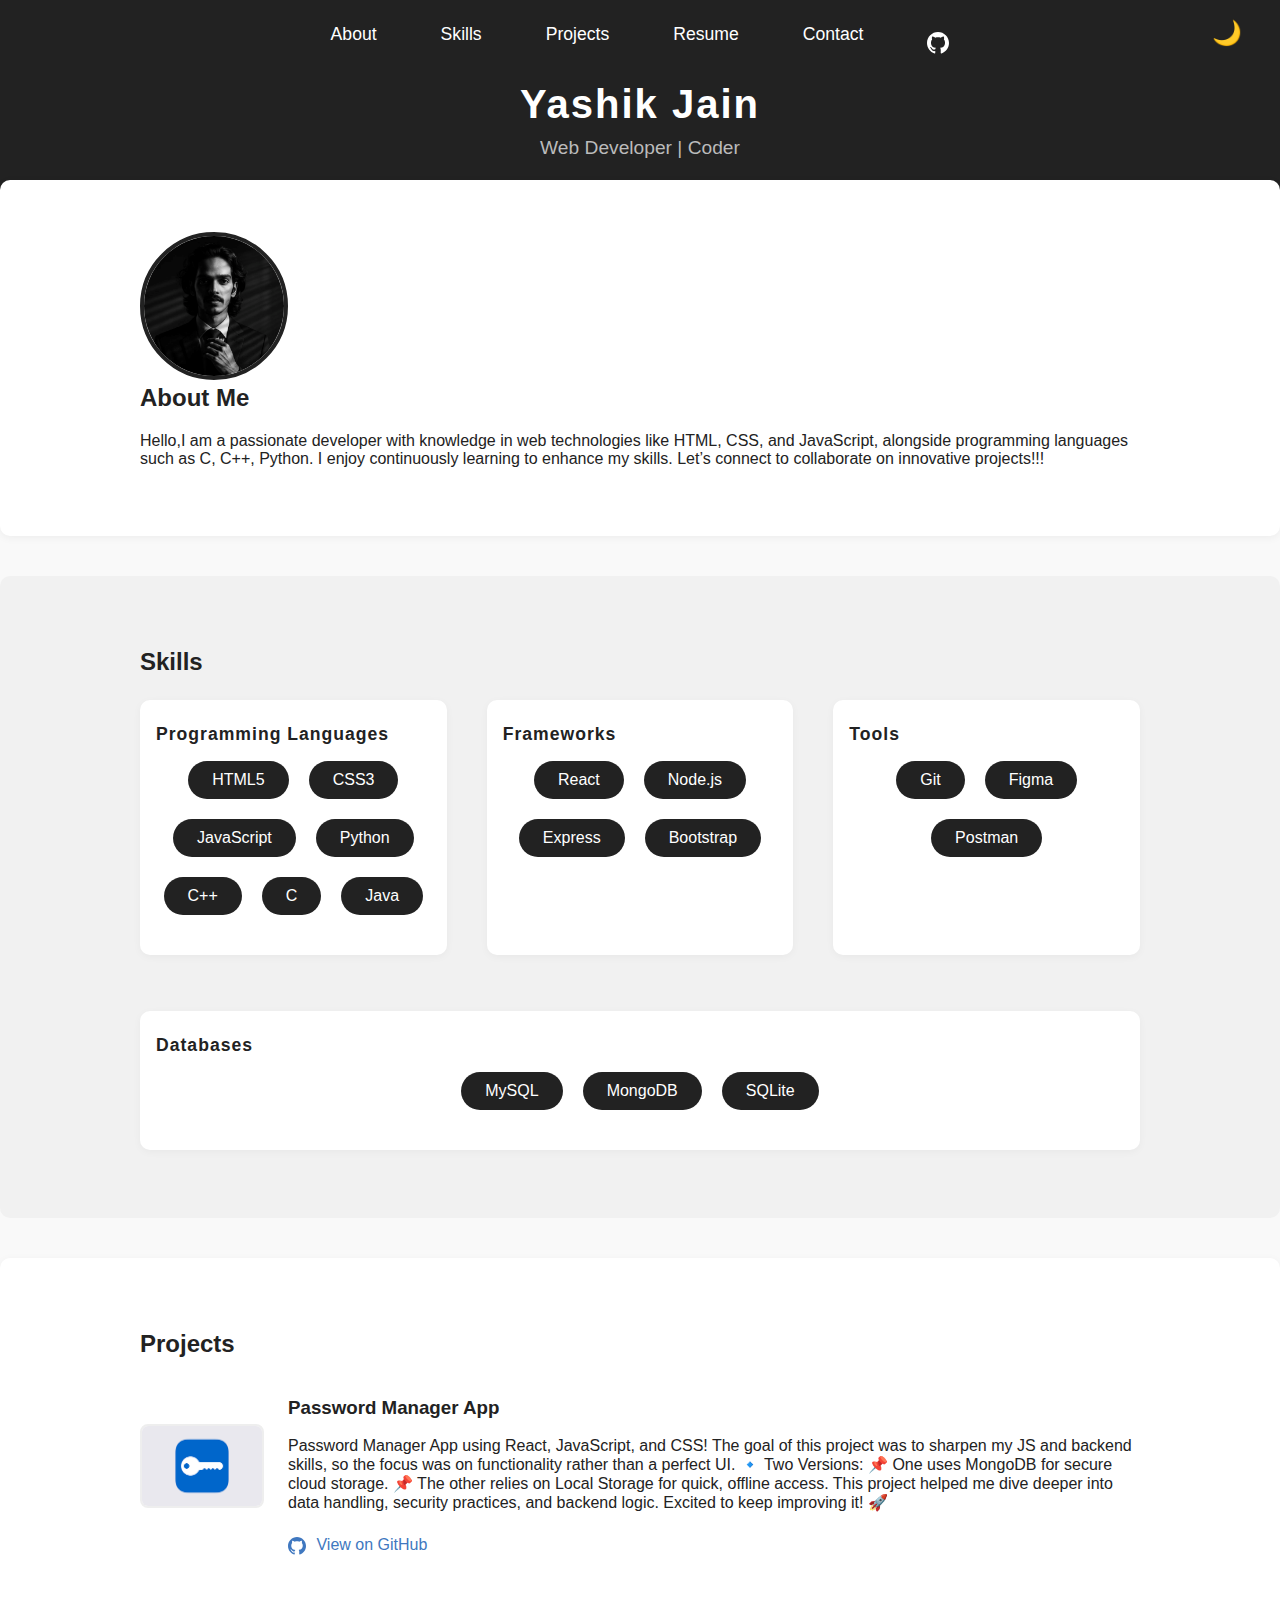
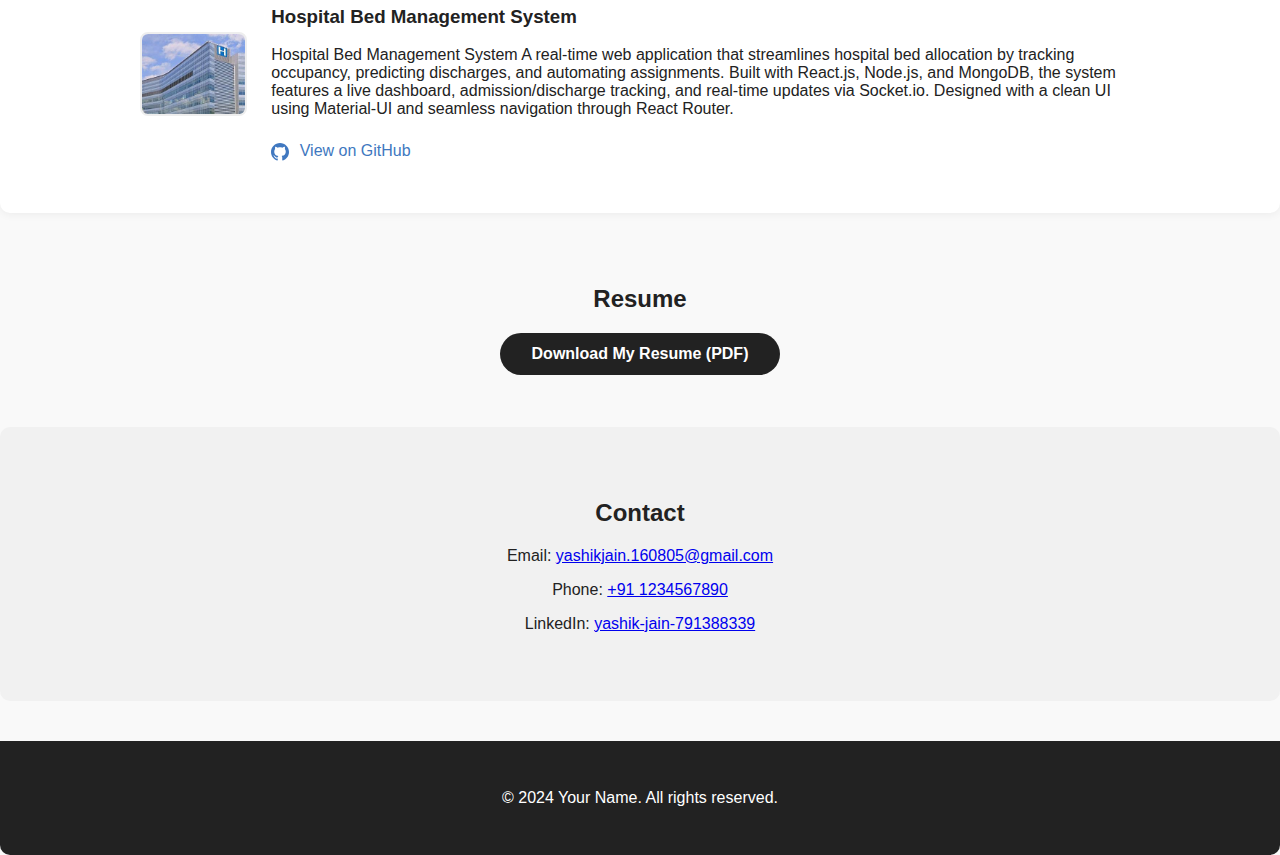
<file: codsoft 1/index.html>
<!DOCTYPE html>
<html lang="en">
<head>
    <meta charset="UTF-8">
    <meta name="viewport" content="width=device-width, initial-scale=1.0">
    <title>My Portfolio</title>
    <link rel="stylesheet" href="styles.css">
</head>
<body>
    <!-- Header Section -->
    <header>
        <div class="container">
            <nav class="navbar">
                <ul>
                    <li><a href="#about">About</a></li>
                    <li><a href="#skills">Skills</a></li>
                    <li><a href="#projects">Projects</a></li>
                    <li><a href="#resume">Resume</a></li>
                    <li><a href="#contact">Contact</a></li>
                    <li>
                        <a href="https://github.com/Yashik-Jain" target="_blank" aria-label="GitHub Profile" class="github-nav">
                            <svg xmlns="http://www.w3.org/2000/svg" width="22" height="22" viewBox="0 0 24 24" fill="currentColor" style="vertical-align:middle;"><path d="M12 0C5.37 0 0 5.373 0 12c0 5.303 3.438 9.8 8.205 11.387.6.113.82-.258.82-.577 0-.285-.01-1.04-.015-2.04-3.338.726-4.042-1.61-4.042-1.61-.546-1.387-1.333-1.756-1.333-1.756-1.09-.745.083-.729.083-.729 1.205.085 1.84 1.237 1.84 1.237 1.07 1.834 2.807 1.304 3.492.997.108-.775.418-1.305.762-1.605-2.665-.305-5.466-1.334-5.466-5.931 0-1.31.468-2.381 1.236-3.221-.124-.303-.535-1.523.117-3.176 0 0 1.008-.322 3.301 1.23.957-.266 1.984-.399 3.003-.404 1.018.005 2.046.138 3.006.404 2.291-1.553 3.297-1.23 3.297-1.23.653 1.653.242 2.873.119 3.176.77.84 1.235 1.911 1.235 3.221 0 4.609-2.804 5.624-5.475 5.921.43.372.823 1.104.823 2.226 0 1.606-.014 2.898-.014 3.293 0 .322.218.694.825.576C20.565 21.796 24 17.299 24 12c0-6.627-5.373-12-12-12z"/></svg>
                        </a>
                    </li>
                </ul>
            </nav>
            <button id="darkModeToggle" aria-label="Toggle dark mode">🌙</button>
            <h1>Yashik Jain</h1>
            <p class="tagline">Web Developer | Coder</p>
        </div>
    </header>

    <!-- About Section -->
    <section id="about">
        <div class="container">
            <img src="profile.png" alt="Your Photo" class="profile-img">
            <div class="bio">
                <h2>About Me</h2>
                <p>Hello,I am a passionate developer with knowledge in web technologies like HTML, CSS, and JavaScript, alongside programming languages such as C, C++, Python. I enjoy continuously learning to enhance my skills. Let’s connect to collaborate on innovative projects!!!</p>
            </div>
        </div>
    </section>

    <!-- Skills Section -->
    <section id="skills">
        <div class="container">
            <h2>Skills</h2>
            <div class="skills-categories">
                <div class="skills-category">
                    <h3>Programming Languages</h3>
                    <ul class="skills-list">
                        <li>HTML5</li>
                        <li>CSS3</li>
                        <li>JavaScript</li>
                        <li>Python</li>
                        <li>C++</li>
                        <li>C</li>
                        <li>Java</li>
                    </ul>
                </div>
                <div class="skills-category">
                    <h3>Frameworks</h3>
                    <ul class="skills-list">
                        <li>React</li>
                        <li>Node.js</li>
                        <li>Express</li>
                        <li>Bootstrap</li>
                    </ul>
                </div>
                <div class="skills-category">
                    <h3>Tools</h3>
                    <ul class="skills-list">
                        <li>Git</li>
                        <li>Figma</li>
                        <li>Postman</li>
                    </ul>
                </div>
                <div class="skills-category">
                    <h3>Databases</h3>
                    <ul class="skills-list">
                        <li>MySQL</li>
                        <li>MongoDB</li>
                        <li>SQLite</li>
                    </ul>
                </div>
            </div>
        </div>
    </section>

    <!-- Projects Section -->
    <section id="projects">
        <div class="container">
            <h2>Projects</h2>
            <div class="project">
                <img src="project1.png" alt="Project 1">
                <div>
                    <h3>Password Manager App</h3>
                    <p> Password Manager App using React, JavaScript, and CSS! The goal of this project was to sharpen my JS and backend skills, so the focus was on functionality rather than a perfect UI.

                        🔹 Two Versions:
                        📌 One uses MongoDB for secure cloud storage.
                        📌 The other relies on Local Storage for quick, offline access.
                        
                        This project helped me dive deeper into data handling, security practices, and backend logic. Excited to keep improving it! 🚀
                        </p>
                    <a href="https://github.com/Yashik-Jain/Password-Manager-App-React-JavaScript-Local-Storage" target="_blank" class="github-link">
                        <svg xmlns="http://www.w3.org/2000/svg" width="18" height="18" viewBox="0 0 24 24" fill="currentColor" style="vertical-align:middle; margin-right:6px;"><path d="M12 0C5.37 0 0 5.373 0 12c0 5.303 3.438 9.8 8.205 11.387.6.113.82-.258.82-.577 0-.285-.01-1.04-.015-2.04-3.338.726-4.042-1.61-4.042-1.61-.546-1.387-1.333-1.756-1.333-1.756-1.09-.745.083-.729.083-.729 1.205.085 1.84 1.237 1.84 1.237 1.07 1.834 2.807 1.304 3.492.997.108-.775.418-1.305.762-1.605-2.665-.305-5.466-1.334-5.466-5.931 0-1.31.468-2.381 1.236-3.221-.124-.303-.535-1.523.117-3.176 0 0 1.008-.322 3.301 1.23.957-.266 1.984-.399 3.003-.404 1.018.005 2.046.138 3.006.404 2.291-1.553 3.297-1.23 3.297-1.23.653 1.653.242 2.873.119 3.176.77.84 1.235 1.911 1.235 3.221 0 4.609-2.804 5.624-5.475 5.921.43.372.823 1.104.823 2.226 0 1.606-.014 2.898-.014 3.293 0 .322.218.694.825.576C20.565 21.796 24 17.299 24 12c0-6.627-5.373-12-12-12z"/></svg>
                        View on GitHub
                    </a>
                </div>
            </div>
            <div class="project">
                <img src="project2.jpeg" alt="Project 2">
                <div>
                    <h3>Hospital Bed Management System</h3>
                    <p>Hospital Bed Management System
                        A real-time web application that streamlines hospital bed allocation by tracking occupancy, predicting discharges, and automating assignments. Built with React.js, Node.js, and MongoDB, the system features a live dashboard, admission/discharge tracking, and real-time updates via Socket.io. Designed with a clean UI using Material-UI and seamless navigation through React Router.</p>
                    <a href="https://github.com/Yashik-Jain/Online-Hackathon" target="_blank" class="github-link">
                        <svg xmlns="http://www.w3.org/2000/svg" width="18" height="18" viewBox="0 0 24 24" fill="currentColor" style="vertical-align:middle; margin-right:6px;"><path d="M12 0C5.37 0 0 5.373 0 12c0 5.303 3.438 9.8 8.205 11.387.6.113.82-.258.82-.577 0-.285-.01-1.04-.015-2.04-3.338.726-4.042-1.61-4.042-1.61-.546-1.387-1.333-1.756-1.333-1.756-1.09-.745.083-.729.083-.729 1.205.085 1.84 1.237 1.84 1.237 1.07 1.834 2.807 1.304 3.492.997.108-.775.418-1.305.762-1.605-2.665-.305-5.466-1.334-5.466-5.931 0-1.31.468-2.381 1.236-3.221-.124-.303-.535-1.523.117-3.176 0 0 1.008-.322 3.301 1.23.957-.266 1.984-.399 3.003-.404 1.018.005 2.046.138 3.006.404 2.291-1.553 3.297-1.23 3.297-1.23.653 1.653.242 2.873.119 3.176.77.84 1.235 1.911 1.235 3.221 0 4.609-2.804 5.624-5.475 5.921.43.372.823 1.104.823 2.226 0 1.606-.014 2.898-.014 3.293 0 .322.218.694.825.576C20.565 21.796 24 17.299 24 12c0-6.627-5.373-12-12-12z"/></svg>
                        View on GitHub
                    </a>
                </div>
            </div>
        </div>
    </section>

    <!-- Resume Section -->
    <section id="resume">
        <div class="container">
            <h2>Resume</h2>
            <a href="resume.pdf" download class="btn">Download My Resume (PDF)</a>
        </div>
    </section>

    <!-- Contact Section -->
    <section id="contact">
        <div class="container">
            <h2>Contact</h2>
            <p>Email: <a href="mailto:your.email@example.com">yashikjain.160805@gmail.com</a></p>
            <p>Phone: <a href="tel:+1234567890">+91 1234567890</a></p>
            <p>LinkedIn: <a href="https://www.linkedin.com/in/yashik-jain-791388339/" target="_blank">yashik-jain-791388339</a></p>
        </div>
    </section>

    <!-- Footer -->
    <footer>
        <div class="container">
            <p>&copy; 2024 Your Name. All rights reserved.</p>
        </div>
    </footer>
<script>
    const toggle = document.getElementById('darkModeToggle');
    toggle.addEventListener('click', () => {
        document.body.classList.toggle('dark-mode');
        // Optionally, save preference
        if(document.body.classList.contains('dark-mode')) {
            localStorage.setItem('theme', 'dark');
            toggle.textContent = '☀️';
        } else {
            localStorage.setItem('theme', 'light');
            toggle.textContent = '🌙';
        }
    });
    // On load, check preference
    if(localStorage.getItem('theme') === 'dark') {
        document.body.classList.add('dark-mode');
        toggle.textContent = '☀️';
    }
</script>
</body>
</html>
</file>
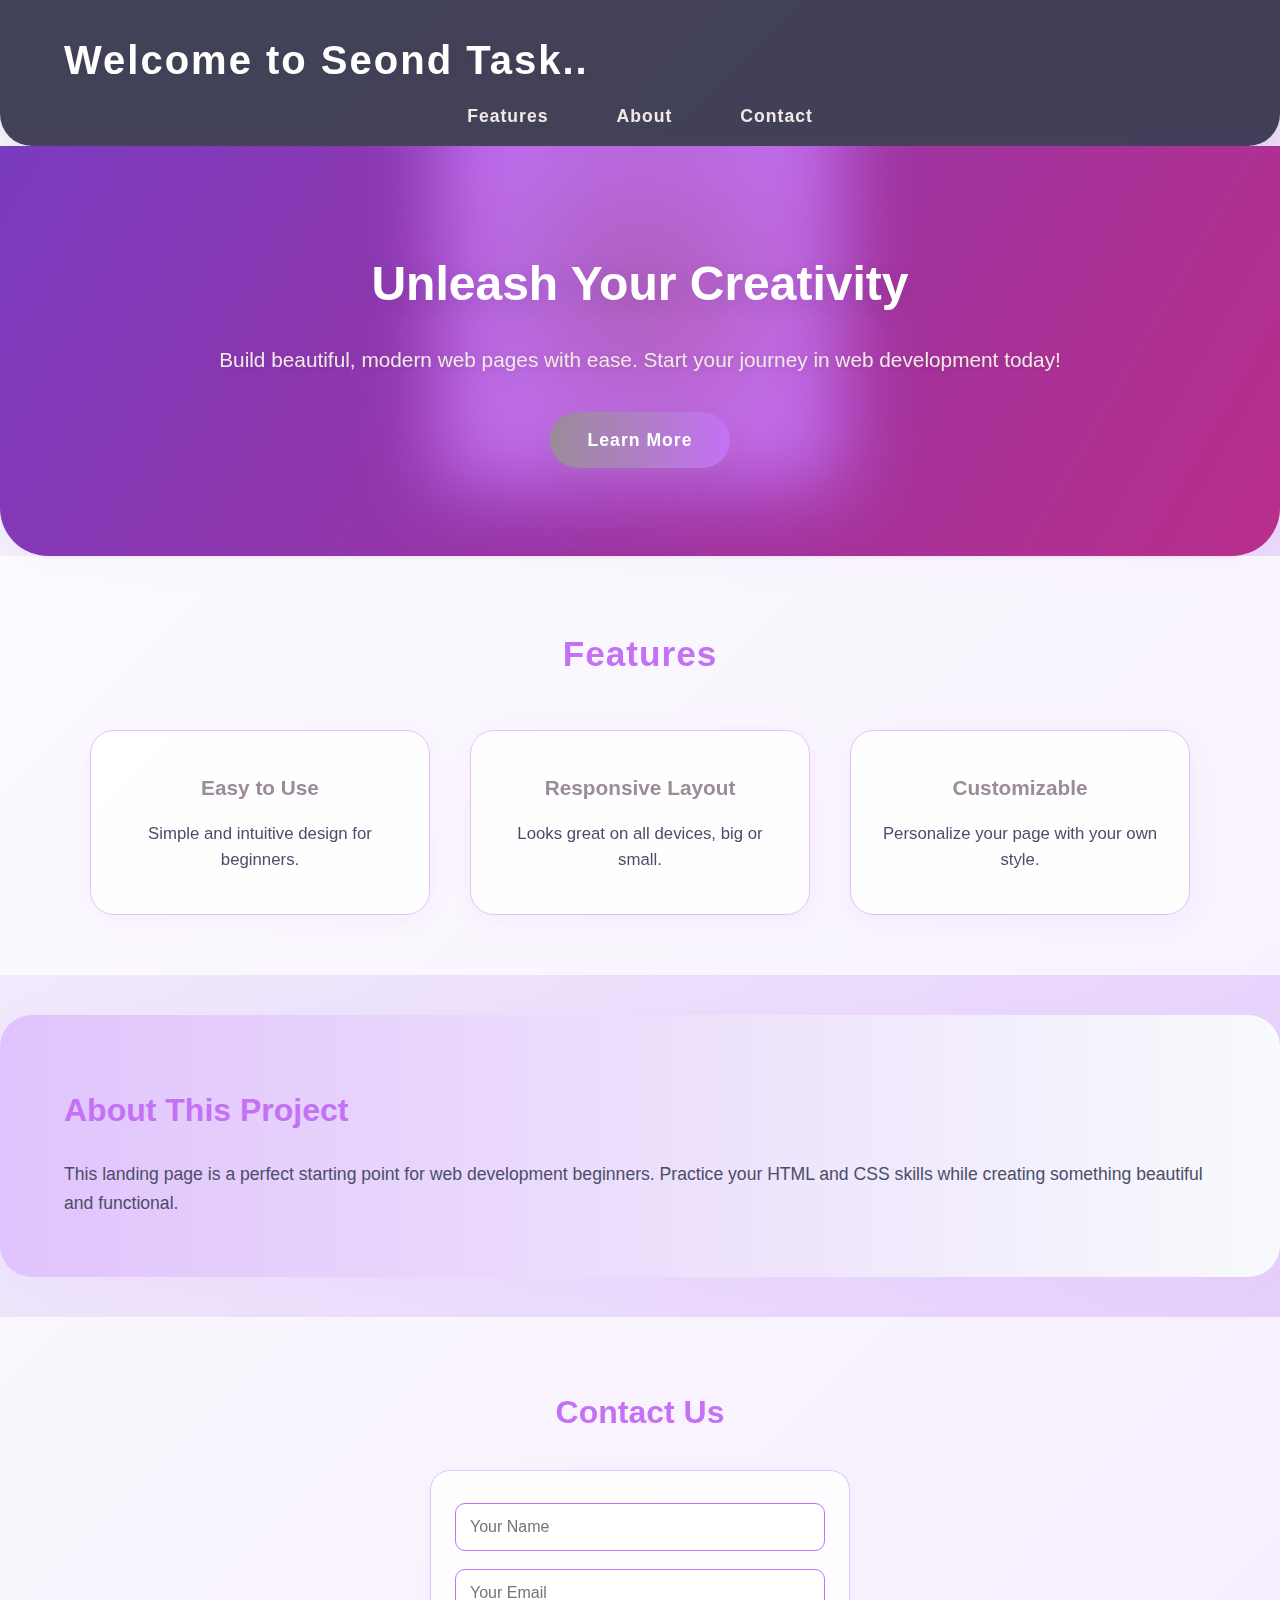
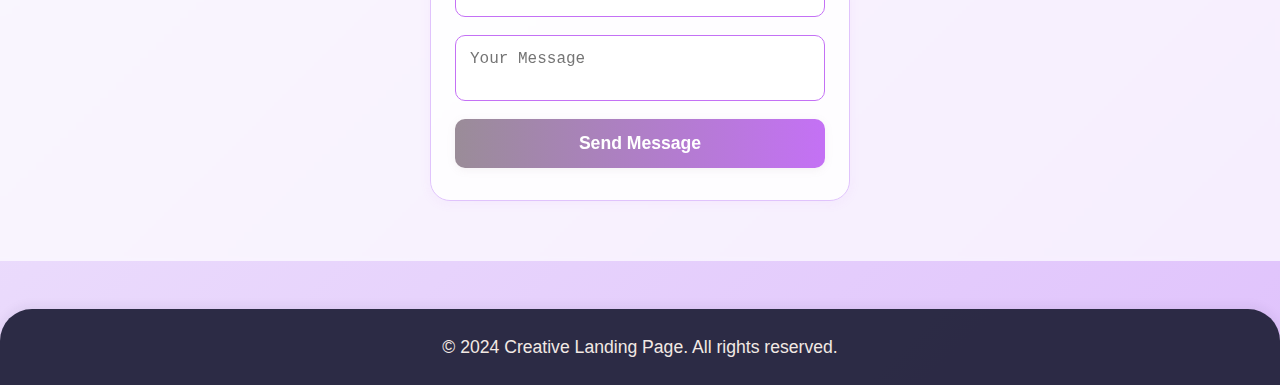
<file: codsoft 2/index.html>
<!DOCTYPE html>
<html lang="en">
<head>
  <meta charset="UTF-8">
  <meta name="viewport" content="width=device-width, initial-scale=1.0">
  <title>Creative Landing Page</title>
  <link rel="stylesheet" href="style.css">
</head>
<body>
  <header>
    <div class="container">
      <h1>Welcome to Seond Task..</h1>
      <nav>
        <ul>
          <li><a href="#features">Features</a></li>
          <li><a href="#about">About</a></li>
          <li><a href="#contact">Contact</a></li>
        </ul>
      </nav>
    </div>
  </header>
  <section class="hero">
    <div class="container">
      <h2>Unleash Your Creativity</h2>
      <p>Build beautiful, modern web pages with ease. Start your journey in web development today!</p>
      <a href="#features" class="btn">Learn More</a>
    </div>
  </section>
  <section id="features" class="features">
    <div class="container">
      <h2>Features</h2>
      <div class="feature-columns">
        <div class="feature-box">
          <h3>Easy to Use</h3>
          <p>Simple and intuitive design for beginners.</p>
        </div>
        <div class="feature-box">
          <h3>Responsive Layout</h3>
          <p>Looks great on all devices, big or small.</p>
        </div>
        <div class="feature-box">
          <h3>Customizable</h3>
          <p>Personalize your page with your own style.</p>
        </div>
      </div>
    </div>
  </section>
  <section id="about" class="about">
    <div class="container">
      <h2>About This Project</h2>
      <p>This landing page is a perfect starting point for web development beginners. Practice your HTML and CSS skills while creating something beautiful and functional.</p>
    </div>
  </section>
  <section id="contact" class="contact">
    <div class="container">
      <h2>Contact Us</h2>
      <form>
        <input type="text" placeholder="Your Name" required>
        <input type="email" placeholder="Your Email" required>
        <textarea placeholder="Your Message" required></textarea>
        <button type="submit">Send Message</button>
      </form>
    </div>
  </section>
  <footer>
    <div class="container">
      <p>&copy; 2024 Creative Landing Page. All rights reserved.</p>
    </div>
  </footer>
</body>
</html>
</file>
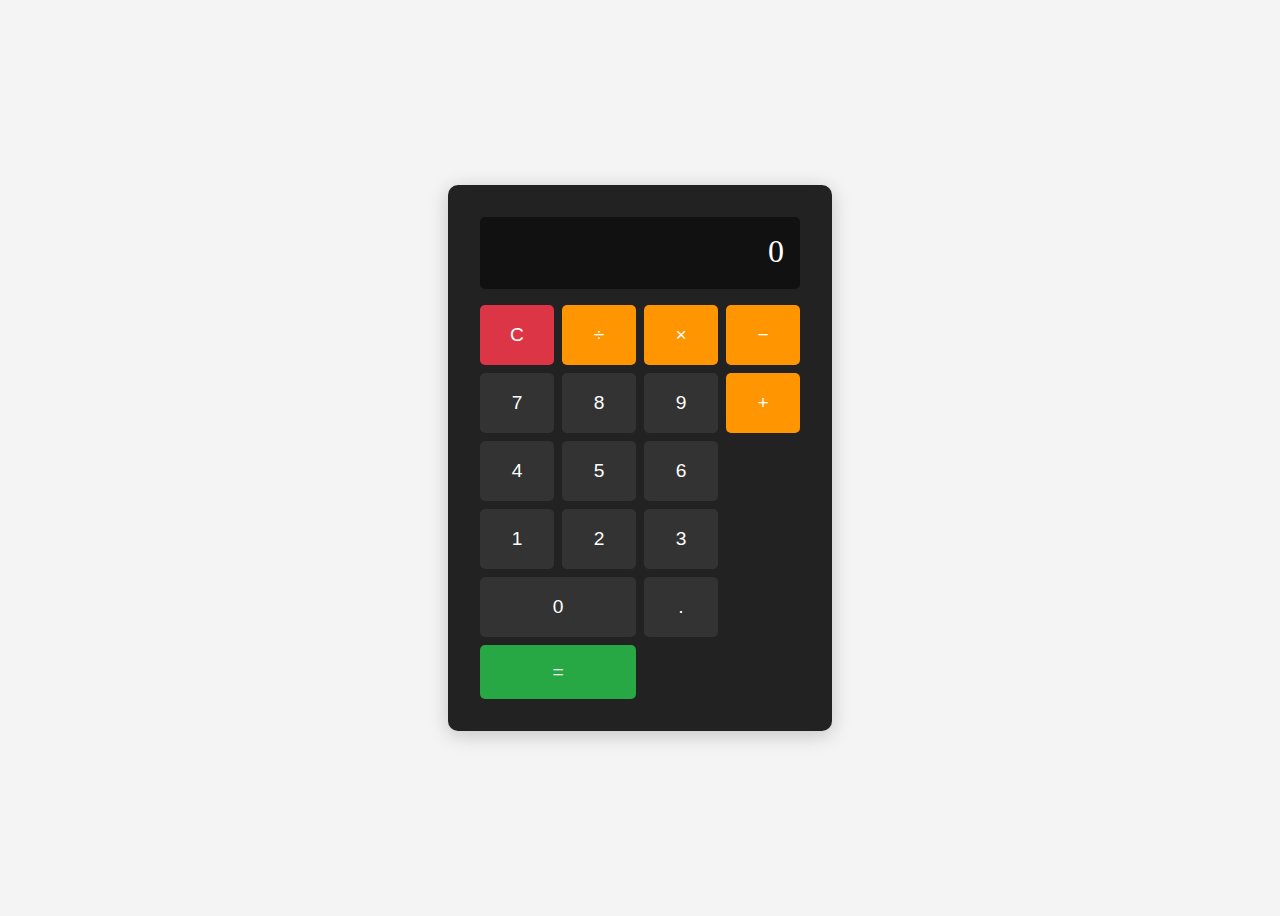
<file: codsoft 3/calculator.html>
<!DOCTYPE html>
<html lang="en">
<head>
    <meta charset="UTF-8">
    <meta name="viewport" content="width=device-width, initial-scale=1.0">
    <title>Basic Calculator</title>
    <style>
        body {
            display: flex;
            justify-content: center;
            align-items: center;
            height: 100vh;
            background: #f4f4f4;
        }
        .calculator {
            background: #222;
            padding: 2rem;
            border-radius: 10px;
            box-shadow: 0 4px 20px rgba(0,0,0,0.2);
            width: 320px;
        }
        .display {
            background: #111;
            color: #fff;
            font-size: 2rem;
            padding: 1rem;
            border-radius: 5px;
            margin-bottom: 1rem;
            text-align: right;
            min-height: 2.5rem;
            word-break: break-all;
        }
        .buttons {
            display: grid;
            grid-template-areas:
                'clear divide multiply subtract'
                'seven eight nine add'
                'four five six add'
                'one two three equals'
                'zero zero dot equals';
            grid-template-columns: repeat(4, 1fr);
            grid-template-rows: repeat(5, 60px);
            gap: 0.5rem;
        }
        button {
            padding: 1rem;
            font-size: 1.2rem;
            border: none;
            border-radius: 5px;
            background: #333;
            color: #fff;
            cursor: pointer;
            transition: background 0.2s;
        }
        button:hover {
            background: #444;
        }
        .operator {
            background: #ff9500;
            color: #fff;
        }
        .operator:hover {
            background: #e08a00;
        }
        .equals {
            background: #28a745;
            color: #fff;
            grid-column: span 2;
        }
        .equals:hover {
            background: #218838;
        }
        .clear {
            background: #dc3545;
            color: #fff;
        }
        .clear:hover {
            background: #b52a37;
        }
        .buttons button[data-num="7"] { grid-area: seven; }
        .buttons button[data-num="8"] { grid-area: eight; }
        .buttons button[data-num="9"] { grid-area: nine; }
        .buttons button[data-num="4"] { grid-area: four; }
        .buttons button[data-num="5"] { grid-area: five; }
        .buttons button[data-num="6"] { grid-area: six; }
        .buttons button[data-num="1"] { grid-area: one; }
        .buttons button[data-num="2"] { grid-area: two; }
        .buttons button[data-num="3"] { grid-area: three; }
        .buttons button[data-num="0"] { grid-area: zero; }
        .buttons button.dot { grid-area: dot; }
    </style>
</head>
<body>
    <div class="calculator">
        <div class="display" id="display">0</div>
        <div class="buttons">
            <button class="clear" id="clear">C</button>
            <button class="operator" data-op="/">÷</button>
            <button class="operator" data-op="*">×</button>
            <button class="operator" data-op="-">−</button>
            <button data-num="7">7</button>
            <button data-num="8">8</button>
            <button data-num="9">9</button>
            <button class="operator" data-op="+">+</button>
            <button data-num="4">4</button>
            <button data-num="5">5</button>
            <button data-num="6">6</button>
            <button data-num="1">1</button>
            <button data-num="2">2</button>
            <button data-num="3">3</button>
            <button class="equals" id="equals">=</button>
            <button data-num="0">0</button>
            <button class="dot">.</button>
        </div>
    </div>
    <script>
        const display = document.getElementById('display');
        const buttons = document.querySelectorAll('.buttons button');
        let current = '';
        let operator = '';
        let operand = '';
        let resultShown = false;

        function updateDisplay(value) {
            display.textContent = value;
        }

        buttons.forEach(btn => {
            btn.addEventListener('click', () => {
                const val = btn.textContent;
                if (btn.classList.contains('clear')) {
                    current = '';
                    operator = '';
                    operand = '';
                    updateDisplay('0');
                    resultShown = false;
                } else if (btn.classList.contains('operator')) {
                    if (current && !operator) {
                        operator = btn.getAttribute('data-op');
                        operand = current;
                        current = '';
                        updateDisplay(operator);
                    } else if (operator && current) {
                        // Chain operations
                        operand = calculate(operand, current, operator);
                        operator = btn.getAttribute('data-op');
                        current = '';
                        updateDisplay(operator);
                    }
                } else if (btn.classList.contains('equals')) {
                    if (operator && current) {
                        const result = calculate(operand, current, operator);
                        updateDisplay(result);
                        current = result;
                        operator = '';
                        operand = '';
                        resultShown = true;
                    }
                } else {
                    if (resultShown) {
                        current = '';
                        resultShown = false;
                    }
                    if (val === '.' && current.includes('.')) return;
                    current += val;
                    updateDisplay(current);
                }
            });
        });

        function calculate(a, b, op) {
            a = parseFloat(a);
            b = parseFloat(b);
            if (isNaN(a) || isNaN(b)) return 'Error';
            switch(op) {
                case '+': return (a + b).toString();
                case '-': return (a - b).toString();
                case '*': return (a * b).toString();
                case '/': return b === 0 ? 'Error' : (a / b).toString();
                default: return 'Error';
            }
        }
    </script>
</body>
</html>
</file>
<file: codsoft 1/styles.css>
body {
    font-family: 'Segoe UI', Tahoma, Geneva, Verdana, sans-serif;
    margin: 0;
    padding: 0;
    background: #f9f9f9;
    color: #222;
}

body.dark-mode {
    background: #181a1b;
    color: #f1f1f1;
}

.container {
    width: 90%;
    max-width: 1000px;
    margin: 0 auto;
    padding: 12px 0;
}

header {
    background: #222;
    color: #fff;
    padding: 12px 0 20px 0;
    text-align: center;
}

header h1 {
    margin: 0;
    font-size: 2.5rem;
    letter-spacing: 2px;
}

.tagline {
    font-size: 1.2rem;
    color: #bbb;
    margin-top: 10px;
}

.navbar {
    margin-bottom: 20px;
}

.navbar ul {
    list-style: none;
    padding: 0;
    margin: 0;
    display: flex;
    justify-content: center;
    gap: 32px;
}

.navbar li {
    display: inline;
}

.navbar a {
    color: #fff;
    text-decoration: none;
    font-size: 1.1rem;
    font-weight: 500;
    padding: 8px 16px;
    border-radius: 4px;
    transition: background 0.2s, color 0.2s;
}

.navbar a:hover, .navbar a:focus {
    background: #fff;
    color: #222;
}

body.dark-mode .navbar a {
    color: #f1f1f1;
}
body.dark-mode .navbar a:hover, body.dark-mode .navbar a:focus {
    background: #f1f1f1;
    color: #23272a;
}

.github-nav {
    display: inline-flex;
    align-items: center;
    padding: 4px;
    border-radius: 4px;
    transition: background 0.2s;
}
.github-nav:hover, .github-nav:focus {
    background: #fff;
}
body.dark-mode .github-nav:hover, body.dark-mode .github-nav:focus {
    background: #23272a;
}

#about {
    display: flex;
    align-items: center;
    justify-content: center;
    gap: 40px;
    background: #fff;
    border-radius: 10px;
    box-shadow: 0 2px 8px rgba(0,0,0,0.05);
    margin-top: -30px;
    padding: 40px 0;
}

body.dark-mode .skills-category,
body.dark-mode #about,
body.dark-mode #projects {
    background: #23272a;
    color: #f1f1f1;
    box-shadow: 0 2px 8px rgba(0,0,0,0.2);
}

body.dark-mode #skills {
    background: #23272a;
}

.profile-img {
    width: 140px;
    height: 140px;
    border-radius: 50%;
    object-fit: cover;
    border: 4px solid #222;
}

.bio h2 {
    margin-top: 0;
}

#skills {
    background: #f1f1f1;
    border-radius: 10px;
    margin: 40px 0;
    padding: 40px 0;
}

.skills-list {
    list-style: none;
    padding: 0;
    display: flex;
    flex-wrap: wrap;
    gap: 20px;
    justify-content: center;
}

.skills-list li {
    background: #222;
    color: #fff;
    padding: 10px 24px;
    border-radius: 20px;
    font-size: 1rem;
}

body.dark-mode .skills-list li {
    background: #181a1b;
    color: #f1f1f1;
}

#projects {
    background: #fff;
    border-radius: 10px;
    box-shadow: 0 2px 8px rgba(0,0,0,0.05);
    margin: 40px 0;
    padding: 40px 0;
}

.project {
    display: flex;
    align-items: center;
    gap: 24px;
    margin-bottom: 32px;
}

.project img {
    width: 120px;
    height: 80px;
    object-fit: cover;
    border-radius: 8px;
    border: 2px solid #eee;
}

.project:last-child {
    margin-bottom: 0;
}

.github-link {
    display: inline-block;
    margin-top: 8px;
    color: #4078c0;
    text-decoration: none;
    font-weight: 500;
    transition: color 0.2s;
}
.github-link:hover, .github-link:focus {
    color: #005792;
    text-decoration: underline;
}
body.dark-mode .github-link {
    color: #6cc644;
}
body.dark-mode .github-link:hover, body.dark-mode .github-link:focus {
    color: #fff;
}

#resume {
    text-align: center;
    margin: 40px 0;
}

.btn {
    display: inline-block;
    background: #222;
    color: #fff;
    padding: 12px 32px;
    border-radius: 24px;
    text-decoration: none;
    font-weight: bold;
    transition: background 0.2s;
}

.btn:hover {
    background: #444;
}

body.dark-mode .btn {
    background: #f1f1f1;
    color: #23272a;
}
body.dark-mode .btn:hover {
    background: #bbb;
}

#contact {
    background: #f1f1f1;
    border-radius: 10px;
    padding: 40px 0;
    margin: 40px 0;
    text-align: center;
}

body.dark-mode #contact {
    background: #23272a;
    color: #f1f1f1;
}

footer {
    background: #222;
    color: #fff;
    text-align: center;
    padding: 20px 0;
    border-radius: 0 0 10px 10px;
    margin-top: 40px;
}

body.dark-mode footer {
    background: #23272a;
    color: #f1f1f1;
}

.skills-categories {
    display: flex;
    gap: 40px;
    justify-content: center;
    flex-wrap: wrap;
    margin-top: 24px;
}

.skills-category {
    flex: 1 1 220px;
    min-width: 200px;
    background: #fff;
    border-radius: 10px;
    box-shadow: 0 2px 8px rgba(0,0,0,0.04);
    padding: 24px 16px;
    margin-bottom: 16px;
}

.skills-category h3 {
    margin-top: 0;
    margin-bottom: 12px;
    font-size: 1.1rem;
    color: #222;
    letter-spacing: 1px;
}

body.dark-mode .skills-category h3 {
    color: #ffd700;
}

#darkModeToggle {
    position: absolute;
    top: 18px;
    right: 32px;
    background: none;
    border: none;
    font-size: 1.5rem;
    cursor: pointer;
    color: #fff;
    transition: color 0.2s;
    z-index: 10;
}
body.dark-mode #darkModeToggle {
    color: #ffd700;
}
@media (max-width: 700px) {
    #darkModeToggle {
        top: 10px;
        right: 10px;
    }
}

@media (max-width: 900px) {
    .skills-categories {
        flex-direction: column;
        gap: 20px;
        align-items: center;
    }
    .skills-category {
        width: 100%;
        max-width: 350px;
    }
}

@media (max-width: 700px) {
    #about, .project {
        flex-direction: column;
        text-align: center;
    }
    .container {
        padding: 20px 0;
    }
    .project img {
        width: 100%;
        height: auto;
    }
    .navbar ul {
        flex-direction: column;
        gap: 12px;
    }
    .navbar a {
        font-size: 1rem;
        padding: 8px 0;
    }
}
</file>
<file: codsoft 2/style.css>
* {
  margin: 0;
  padding: 0;
  box-sizing: border-box;
}

body {
  font-family: 'Segoe UI', Arial, sans-serif;
  background: linear-gradient(135deg, #f8fafc 0%, #e0c3fc 100%);
  color: #222;
  line-height: 1.6;
  min-height: 100vh;
}

.container {
  width: 90%;
  max-width: 1200px;
  margin: 0 auto;
}

header {
  background: rgba(34,34,59,0.85);
  color: #fff;
  padding: 28px 0 16px 0;
  box-shadow: 0 4px 24px rgba(34,34,59,0.10);
  border-bottom-left-radius: 32px;
  border-bottom-right-radius: 32px;
  backdrop-filter: blur(6px);
}
header h1 {
  font-size: 2.5rem;
  margin-bottom: 10px;
  letter-spacing: 2px;
  font-weight: 700;
  text-shadow: 0 2px 8px rgba(0,0,0,0.08);
}
nav ul {
  list-style: none;
  display: flex;
  gap: 32px;
  justify-content: center;
}
nav a {
  color: #f2e9e4;
  text-decoration: none;
  font-weight: 600;
  font-size: 1.1rem;
  letter-spacing: 1px;
  padding: 8px 18px;
  border-radius: 20px;
  transition: background 0.2s, color 0.2s, box-shadow 0.2s;
}
nav a:hover {
  background: #9a8c98;
  color: #fff;
  box-shadow: 0 2px 8px rgba(154,140,152,0.15);
}

.hero {
  background: linear-gradient(120deg, #7a3bbf 0%, #b82e8a 100%);
  padding: 100px 0 80px 0;
  text-align: center;
  border-radius: 0 0 48px 48px;
  box-shadow: 0 8px 32px rgba(202,113,245,0.10);
  position: relative;
  overflow: hidden;
}
.hero::before {
  content: '';
  position: absolute;
  top: -60px;
  left: 50%;
  transform: translateX(-50%);
  width: 400px;
  height: 400px;
  background: radial-gradient(circle, #fff3 0%, #c471f5 80%);
  z-index: 0;
  filter: blur(40px);
}
.hero .container {
  position: relative;
  z-index: 1;
}
.hero h2 {
  font-size: 3rem;
  margin-bottom: 20px;
  color: #fff;
  font-weight: 800;
  text-shadow: 0 4px 24px rgba(34,34,59,0.12);
}
.hero p {
  font-size: 1.3rem;
  margin-bottom: 36px;
  color: #f2e9e4;
  text-shadow: 0 2px 8px rgba(34,34,59,0.10);
}
.btn {
  display: inline-block;
  background: linear-gradient(90deg, #9a8c98 0%, #c471f5 100%);
  color: #fff;
  padding: 14px 38px;
  border-radius: 32px;
  text-decoration: none;
  font-size: 1.1rem;
  font-weight: 700;
  letter-spacing: 1px;
  box-shadow: 0 4px 16px rgba(154,140,152,0.15);
  border: none;
  transition: background 0.2s, transform 0.2s, box-shadow 0.2s;
  cursor: pointer;
  position: relative;
  overflow: hidden;
}
.btn:hover {
  background: linear-gradient(90deg, #c471f5 0%, #fa71cd 100%);
  transform: translateY(-2px) scale(1.04);
  box-shadow: 0 8px 32px rgba(202,113,245,0.18);
}

.features {
  padding: 70px 0 60px 0;
  background: rgba(255,255,255,0.7);
  backdrop-filter: blur(2px);
}
.features h2 {
  text-align: center;
  margin-bottom: 48px;
  color: #c471f5;
  font-size: 2.2rem;
  font-weight: 800;
  letter-spacing: 1px;
}
.feature-columns {
  display: flex;
  gap: 40px;
  justify-content: center;
  flex-wrap: wrap;
}
.feature-box {
  background: rgba(255,255,255,0.85);
  border-radius: 24px;
  box-shadow: 0 4px 24px rgba(202,113,245,0.10);
  padding: 40px 28px;
  flex: 1 1 260px;
  min-width: 220px;
  max-width: 340px;
  text-align: center;
  transition: transform 0.2s, box-shadow 0.2s;
  border: 1.5px solid #e0c3fc;
  position: relative;
  overflow: hidden;
}
.feature-box:hover {
  transform: translateY(-6px) scale(1.03);
  box-shadow: 0 8px 32px rgba(202,113,245,0.18);
}
.feature-box h3 {
  color: #9a8c98;
  margin-bottom: 16px;
  font-size: 1.3rem;
  font-weight: 700;
}
.feature-box p {
  color: #4a4e69;
  font-size: 1.05rem;
}

.about {
  padding: 70px 0 60px 0;
  background: linear-gradient(90deg, #e0c3fc 0%, #f8fafc 100%);
  color: #22223b;
  border-radius: 32px;
  margin: 40px 0;
  box-shadow: 0 4px 24px rgba(224,195,252,0.10);
}
.about h2 {
  margin-bottom: 24px;
  color: #c471f5;
  font-size: 2rem;
  font-weight: 800;
}
.about p {
  font-size: 1.1rem;
  color: #4a4e69;
}

.contact {
  padding: 70px 0 60px 0;
  background: rgba(255,255,255,0.7);
  backdrop-filter: blur(2px);
}
.contact h2 {
  text-align: center;
  margin-bottom: 32px;
  color: #c471f5;
  font-size: 2rem;
  font-weight: 800;
}
form {
  max-width: 420px;
  margin: 0 auto;
  display: flex;
  flex-direction: column;
  gap: 18px;
  background: rgba(255,255,255,0.85);
  padding: 32px 24px;
  border-radius: 20px;
  box-shadow: 0 2px 12px rgba(202,113,245,0.08);
  border: 1.5px solid #e0c3fc;
}
input, textarea {
  padding: 14px;
  border: 1.5px solid #c471f5;
  border-radius: 10px;
  font-size: 1rem;
  resize: none;
  background: rgba(255,255,255,0.95);
  transition: border 0.2s, box-shadow 0.2s;
}
input:focus, textarea:focus {
  border: 1.5px solid #9a8c98;
  outline: none;
  box-shadow: 0 2px 8px rgba(154,140,152,0.10);
}
button[type="submit"] {
  background: linear-gradient(90deg, #9a8c98 0%, #c471f5 100%);
  color: #fff;
  border: none;
  padding: 14px;
  border-radius: 10px;
  font-size: 1.1rem;
  font-weight: 700;
  cursor: pointer;
  transition: background 0.2s, transform 0.2s, box-shadow 0.2s;
  box-shadow: 0 2px 8px rgba(154,140,152,0.10);
}
button[type="submit"]:hover {
  background: linear-gradient(90deg, #c471f5 0%, #fa71cd 100%);
  transform: translateY(-2px) scale(1.04);
  box-shadow: 0 8px 32px rgba(202,113,245,0.18);
}

footer {
  background: rgba(34,34,59,0.95);
  color: #f2e9e4;
  text-align: center;
  padding: 24px 0;
  font-size: 1.1rem;
  margin-top: 48px;
  border-top-left-radius: 32px;
  border-top-right-radius: 32px;
  box-shadow: 0 -2px 12px rgba(34,34,59,0.08);
}

/* Animations */
@keyframes fadeInUp {
  from {
    opacity: 0;
    transform: translateY(40px);
  }
  to {
    opacity: 1;
    transform: translateY(0);
  }
}
.hero h2, .hero p, .btn, .feature-box, .about, .contact, form {
  animation: fadeInUp 0.8s cubic-bezier(.23,1.01,.32,1) both;
}
.hero h2 { animation-delay: 0.1s; }
.hero p { animation-delay: 0.2s; }
.btn { animation-delay: 0.3s; }
.feature-box { animation-delay: 0.4s; }
.about { animation-delay: 0.5s; }
.contact { animation-delay: 0.6s; }
form { animation-delay: 0.7s; }

@media (max-width: 900px) {
  .feature-columns {
    flex-direction: column;
    align-items: center;
  }
  .hero h2 {
    font-size: 2.1rem;
  }
}

@media (max-width: 600px) {
  header h1 {
    font-size: 1.3rem;
  }
  .hero h2 {
    font-size: 1.2rem;
  }
  .container {
    width: 98%;
  }
  .about, .features, .contact {
    padding: 36px 0 28px 0;
    border-radius: 16px;
  }
  .feature-box {
    padding: 24px 12px;
    min-width: 160px;
    max-width: 98vw;
  }
  form {
    padding: 18px 8px;
  }
  footer {
    font-size: 0.95rem;
    padding: 14px 0;
    border-radius: 16px 16px 0 0;
  }
}
</file>
